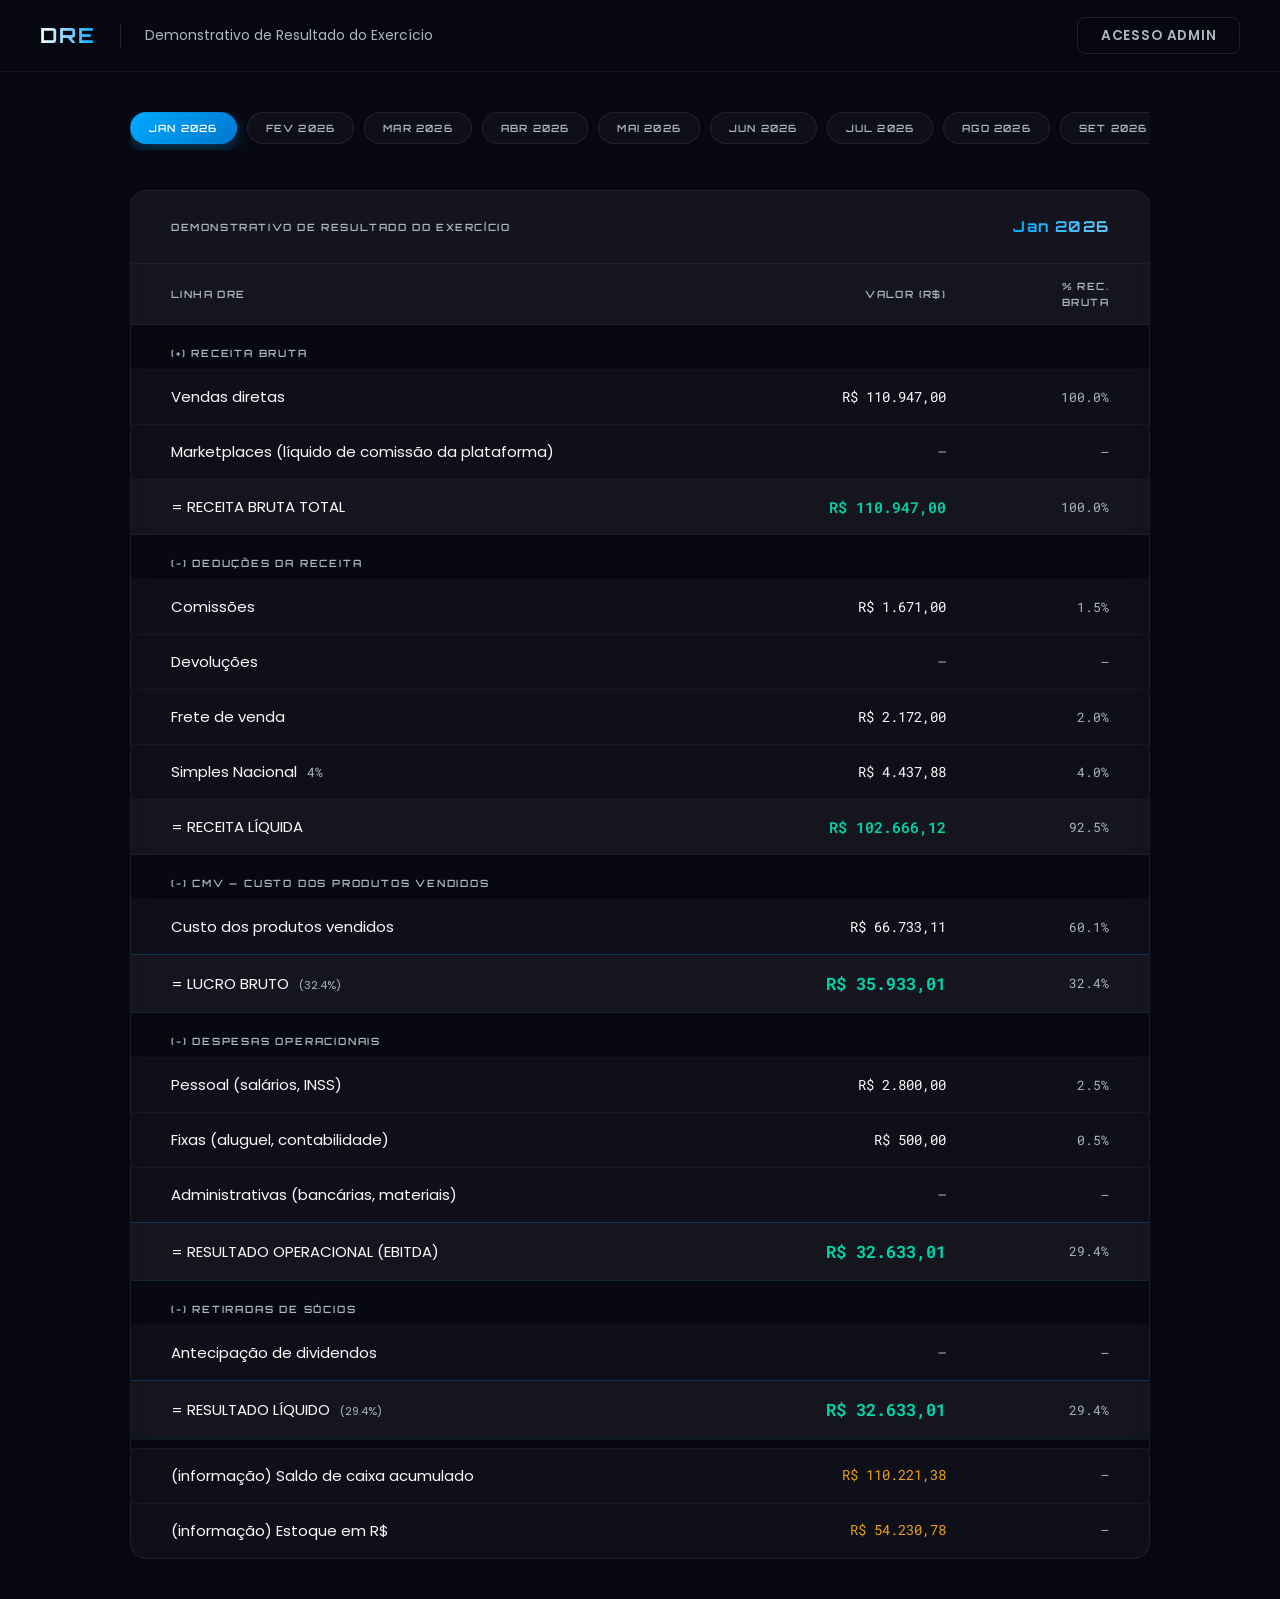
<file: index.html>
<!DOCTYPE html>
<html lang="pt-BR">
<head>
  <meta charset="UTF-8" />
  <meta name="viewport" content="width=device-width, initial-scale=1.0" />
  <title>DRE &mdash; Portal Financeiro</title>
  <link rel="preconnect" href="https://fonts.googleapis.com" />
  <link rel="preconnect" href="https://fonts.gstatic.com" crossorigin />
  <link href="https://fonts.googleapis.com/css2?family=Orbitron:wght@400;600;700;800&family=Poppins:wght@400;500;600;700&family=Roboto+Mono:wght@400;500;600&display=swap" rel="stylesheet" />
  <link rel="stylesheet" href="styles.css" />
</head>
<body>
<div id="app">

  <header>
    <div class="header-left">
      <span class="logo">DRE</span>
      <div class="logo-sep"></div>
      <span class="logo-title">Demonstrativo de Resultado do Exerc&#237;cio</span>
    </div>
    <div class="header-right" id="header-actions"></div>
  </header>

  <main>
    <div class="month-nav" id="month-nav"></div>
    <div id="dre-container"></div>
  </main>

</div>

<div id="status-bar"></div>

<div class="overlay" id="modal-login" style="display:none;">
  <div class="modal">
    <div class="modal-title">Acesso administrativo</div>
    <div class="form-group">
      <label class="form-label">Senha</label>
      <input type="password" class="form-input" id="login-password" placeholder="Digite a senha de admin" />
    </div>
    <div class="form-error" id="login-error"></div>
    <div class="form-row">
      <button class="btn btn-ghost" onclick="closeModal('modal-login')">Cancelar</button>
      <button class="btn btn-accent" onclick="doLogin()">Entrar</button>
    </div>
  </div>
</div>

<div class="overlay" id="modal-config" style="display:none;">
  <div class="modal">
    <div class="modal-title">Configura&#231;&#227;o do reposit&#243;rio</div>
    <div class="form-group">
      <label class="form-label">Usu&#225;rio GitHub</label>
      <input type="text" class="form-input" id="cfg-user" placeholder="ex: seunome" />
    </div>
    <div class="form-group">
      <label class="form-label">Nome do reposit&#243;rio</label>
      <input type="text" class="form-input" id="cfg-repo" placeholder="ex: dre-portal" />
    </div>
    <div class="form-group">
      <label class="form-label">Personal Access Token (PAT)</label>
      <input type="password" class="form-input" id="cfg-pat" placeholder="ghp_xxxxxxxxxxxxxxxxxxxx" />
      <div class="form-help">Permiss&#227;o necess&#225;ria: Contents (read + write).<br>Armazenado apenas no seu navegador via localStorage.</div>
    </div>
    <div class="form-error" id="config-error"></div>
    <div class="form-row">
      <button class="btn btn-ghost" onclick="closeModal('modal-config')">Cancelar</button>
      <button class="btn btn-accent" onclick="saveConfig()">Salvar configura&#231;&#227;o</button>
    </div>
  </div>
</div>

<script>
'use strict';

var ADMIN_PASSWORD = 'admin123';
var DASH = '\u2014';

/* ─── ESTRUTURA DA DRE ───────────────────────────────────── */
var DRE_STRUCTURE = [

  { type: 'section', label: '(+) RECEITA BRUTA' },
  { type: 'sub', key: 'vendas_diretas', label: 'Vendas diretas' },
  { type: 'sub', key: 'marketplaces',   label: 'Marketplaces (l\u00edquido de comiss\u00e3o da plataforma)' },
  { type: 'total', id: 'receita_bruta', label: '= RECEITA BRUTA TOTAL', color: 'positive' },

  { type: 'section', label: '(-) DEDU\u00c7\u00d5ES DA RECEITA' },
  { type: 'sub',     key: 'comissoes',   label: 'Comiss\u00f5es' },
  { type: 'sub',     key: 'devolucoes',  label: 'Devolu\u00e7\u00f5es' },
  { type: 'sub',     key: 'frete_venda', label: 'Frete de venda' },
  { type: 'sub-pct', key: 'simples_pct', label: 'Simples Nacional', calcId: 'simples_valor' },
  { type: 'total', id: 'receita_liquida', label: '= RECEITA L\u00cdQUIDA', color: 'dynamic' },

  { type: 'section', label: '(-) CMV \u2014 CUSTO DOS PRODUTOS VENDIDOS' },
  { type: 'sub', key: 'cmv', label: 'Custo dos produtos vendidos' },
  { type: 'total-grand', id: 'lucro_bruto', label: '= LUCRO BRUTO', color: 'dynamic', showPct: true },

  { type: 'section', label: '(-) DESPESAS OPERACIONAIS' },
  { type: 'sub', key: 'pessoal',         label: 'Pessoal (sal\u00e1rios, INSS)' },
  { type: 'sub', key: 'fixas',           label: 'Fixas (aluguel, contabilidade)' },
  { type: 'sub', key: 'administrativas', label: 'Administrativas (banc\u00e1rias, materiais)' },
  { type: 'total-grand', id: 'ebitda',   label: '= RESULTADO OPERACIONAL (EBITDA)', color: 'dynamic', showPct: false },

  { type: 'section', label: '(-) RETIRADAS DE S\u00d3CIOS' },
  { type: 'sub', key: 'dividendos', label: 'Antecipa\u00e7\u00e3o de dividendos' },
  { type: 'total-grand', id: 'res_liquido', label: '= RESULTADO L\u00cdQUIDO', color: 'dynamic', showPct: true },

  { type: 'divider' },
  { type: 'info', key: 'saldo_caixa', label: '(informa\u00e7\u00e3o) Saldo de caixa acumulado' },
  { type: 'info', key: 'estoque',     label: '(informa\u00e7\u00e3o) Estoque em R$' }

];

/* ─── STATE ──────────────────────────────────────────────── */
var isAdmin      = false;
var isEditMode   = false;
var currentMonth = '2026-01';
var allData      = {};
var githubConfig = {};

/* ─── MONTHS ─────────────────────────────────────────────── */
function generateMonths() {
  return [
    '2026-01','2026-02','2026-03','2026-04',
    '2026-05','2026-06','2026-07','2026-08',
    '2026-09','2026-10','2026-11','2026-12'
  ];
}

function formatMonthLabel(key) {
  var parts = key.split('-');
  var y = parts[0];
  var m = parseInt(parts[1], 10);
  var names = ['Jan','Fev','Mar','Abr','Mai','Jun','Jul','Ago','Set','Out','Nov','Dez'];
  return names[m - 1] + ' ' + y;
}

/* ─── CÁLCULOS ───────────────────────────────────────────── */
function calcTotals(d) {
  var receita_bruta   = (d.vendas_diretas || 0) + (d.marketplaces || 0);
  var simples_valor   = receita_bruta * ((d.simples_pct || 0) / 100);
  var deducoes        = (d.comissoes || 0) + (d.devolucoes || 0) + (d.frete_venda || 0) + simples_valor;
  var receita_liquida = receita_bruta - deducoes;
  var lucro_bruto     = receita_liquida - (d.cmv || 0);
  var desp_op         = (d.pessoal || 0) + (d.fixas || 0) + (d.administrativas || 0);
  var ebitda          = lucro_bruto - desp_op;
  var res_liquido     = ebitda - (d.dividendos || 0);
  return {
    receita_bruta:   receita_bruta,
    simples_valor:   simples_valor,
    receita_liquida: receita_liquida,
    lucro_bruto:     lucro_bruto,
    ebitda:          ebitda,
    res_liquido:     res_liquido
  };
}

/* ─── FORMAT ─────────────────────────────────────────────── */
function fmtBRL(v) {
  if (v === null || v === undefined) return DASH;
  return new Intl.NumberFormat('pt-BR', {
    style: 'currency', currency: 'BRL',
    minimumFractionDigits: 2, maximumFractionDigits: 2
  }).format(v);
}

function fmtPct(val, base) {
  if (!base) return DASH;
  return (val / base * 100).toFixed(1) + '%';
}

function valClass(v) {
  if (v === 0) return 'val-zero';
  return v > 0 ? 'val-positive' : 'val-negative';
}

/* ─── RENDER MONTH NAV ───────────────────────────────────── */
function renderMonthNav() {
  var months = generateMonths();
  var nav    = document.getElementById('month-nav');
  nav.innerHTML = '';
  months.forEach(function(m) {
    var btn = document.createElement('button');
    btn.className   = 'month-tab' + (m === currentMonth ? ' active' : '');
    btn.textContent = formatMonthLabel(m);
    btn.addEventListener('click', function() {
      if (isEditMode) {
        if (!confirm('H\u00e1 edi\u00e7\u00f5es em andamento. Deseja descart\u00e1-las?')) return;
        isEditMode = false;
      }
      currentMonth = m;
      renderAll();
    });
    nav.appendChild(btn);
  });
}

/* ─── RENDER HEADER ──────────────────────────────────────── */
function renderHeaderActions() {
  var el = document.getElementById('header-actions');
  el.innerHTML = '';

  if (isAdmin) {
    var badge = document.createElement('span');
    badge.className   = 'badge-admin';
    badge.textContent = 'Admin';
    el.appendChild(badge);

    if (isEditMode) {
      var btnCancel = document.createElement('button');
      btnCancel.className   = 'btn btn-ghost';
      btnCancel.textContent = 'Cancelar';
      btnCancel.addEventListener('click', cancelEdit);
      el.appendChild(btnCancel);

      var btnSave = document.createElement('button');
      btnSave.className   = 'btn btn-accent';
      btnSave.textContent = 'Salvar';
      btnSave.addEventListener('click', saveData);
      el.appendChild(btnSave);
    } else {
      var btnEdit = document.createElement('button');
      btnEdit.className   = 'btn btn-outline';
      btnEdit.textContent = 'Editar m\u00eas';
      btnEdit.addEventListener('click', startEdit);
      el.appendChild(btnEdit);
    }

    var btnCfg = document.createElement('button');
    btnCfg.className   = 'btn btn-ghost';
    btnCfg.textContent = 'Config GitHub';
    btnCfg.addEventListener('click', function() { openModal('modal-config'); });
    el.appendChild(btnCfg);

    var btnOut = document.createElement('button');
    btnOut.className   = 'btn btn-ghost';
    btnOut.textContent = 'Sair';
    btnOut.addEventListener('click', doLogout);
    el.appendChild(btnOut);
  } else {
    var btnLogin = document.createElement('button');
    btnLogin.className   = 'btn btn-ghost';
    btnLogin.textContent = 'Acesso admin';
    btnLogin.addEventListener('click', function() { openModal('modal-login'); });
    el.appendChild(btnLogin);
  }
}

/* ─── EMPTY MONTH ────────────────────────────────────────── */
function emptyMonth() {
  return {
    vendas_diretas:  0,
    marketplaces:    0,
    comissoes:       0,
    devolucoes:      0,
    frete_venda:     0,
    simples_pct:     0,
    cmv:             0,
    pessoal:         0,
    fixas:           0,
    administrativas: 0,
    dividendos:      0,
    saldo_caixa:     0,
    estoque:         0
  };
}

/* ─── RENDER DRE ─────────────────────────────────────────── */
function renderDRE() {
  var container = document.getElementById('dre-container');
  var data      = allData[currentMonth] || emptyMonth();
  var totals    = calcTotals(data);
  var rb        = totals.receita_bruta;

  container.innerHTML = '';

  var wrapper = document.createElement('div');
  wrapper.className = 'dre-wrapper';

  var dreHead   = document.createElement('div');
  dreHead.className = 'dre-header';
  var titleSpan = document.createElement('span');
  titleSpan.className   = 'dre-header-title';
  titleSpan.textContent = 'Demonstrativo de Resultado do Exerc\u00edcio';
  var monthSpan = document.createElement('span');
  monthSpan.className   = 'dre-month-label';
  monthSpan.textContent = formatMonthLabel(currentMonth);
  dreHead.appendChild(titleSpan);
  dreHead.appendChild(monthSpan);
  wrapper.appendChild(dreHead);

  var table   = document.createElement('table');
  var thead   = document.createElement('thead');
  var headRow = document.createElement('tr');
  ['Linha DRE', 'Valor (R$)', '% Rec. Bruta'].forEach(function(h, i) {
    var th = document.createElement('th');
    th.textContent = h;
    th.style.width = ['60%','24%','16%'][i];
    headRow.appendChild(th);
  });
  thead.appendChild(headRow);
  table.appendChild(thead);

  var tbody = document.createElement('tbody');

  DRE_STRUCTURE.forEach(function(row) {
    var tr = document.createElement('tr');

    /* ── section ── */
    if (row.type === 'section') {
      tr.className = 'row-section-header';
      var td = document.createElement('td');
      td.setAttribute('colspan', '3');
      td.textContent = row.label;
      tr.appendChild(td);
    }

    /* ── divider ── */
    else if (row.type === 'divider') {
      tr.className = 'row-section-header';
      var td = document.createElement('td');
      td.setAttribute('colspan', '3');
      td.style.padding = '4px 0';
      tr.appendChild(td);
    }

    /* ── sub (valor R$) ── */
    else if (row.type === 'sub') {
      tr.className = 'row-sub';
      var val      = data[row.key] !== undefined ? data[row.key] : 0;

      var tdLabel  = document.createElement('td');
      var labelDiv = document.createElement('div');
      labelDiv.className   = 'cell-label';
      labelDiv.textContent = row.label;
      tdLabel.appendChild(labelDiv);
      tr.appendChild(tdLabel);

      if (isEditMode) {
        var tdInp = document.createElement('td');
        tdInp.className = 'cell-input';
        tdInp.setAttribute('colspan', '2');
        var inp = document.createElement('input');
        inp.type        = 'number';
        inp.className   = 'edit-input';
        inp.step        = '0.01';
        inp.dataset.key = row.key;
        inp.value       = val;
        inp.addEventListener('input', onInputChange);
        tdInp.appendChild(inp);
        tr.appendChild(tdInp);
      } else {
        var tdVal = document.createElement('td');
        tdVal.className   = 'cell-value ' + (val === 0 ? 'val-zero' : 'val-neutral');
        tdVal.textContent = val === 0 ? DASH : fmtBRL(val);
        tr.appendChild(tdVal);
        var tdPct = document.createElement('td');
        tdPct.className   = 'cell-pct';
        tdPct.textContent = (val && rb) ? fmtPct(val, rb) : DASH;
        tr.appendChild(tdPct);
      }
    }

    /* ── sub-pct (Simples Nacional: % à esquerda, R$ à direita) ── */
    else if (row.type === 'sub-pct') {
      tr.className = 'row-sub';
      var pctVal  = data[row.key] !== undefined ? data[row.key] : 0;
      var calcVal = totals[row.calcId] || 0;

      /* célula esquerda: label + % */
      var tdLabel  = document.createElement('td');
      var labelDiv = document.createElement('div');
      labelDiv.className   = 'cell-label';
      labelDiv.style.cssText = 'display:flex;align-items:center;gap:10px;';

      var labelTxt = document.createElement('span');
      labelTxt.textContent = row.label;
      labelDiv.appendChild(labelTxt);

      if (isEditMode) {
        var pctWrap = document.createElement('div');
        pctWrap.style.cssText = 'display:flex;align-items:center;gap:4px;';

        var inp = document.createElement('input');
        inp.type        = 'number';
        inp.className   = 'edit-input';
        inp.step        = '0.01';
        inp.min         = '0';
        inp.max         = '100';
        inp.placeholder = '0.00';
        inp.dataset.key = row.key;
        inp.value       = pctVal;
        inp.style.width = '90px';
        inp.addEventListener('input', onInputChange);

        var sign = document.createElement('span');
        sign.textContent   = '%';
        sign.style.cssText = 'font-family:var(--font-mono);color:var(--text-muted);font-size:14px;';

        pctWrap.appendChild(inp);
        pctWrap.appendChild(sign);
        labelDiv.appendChild(pctWrap);
      } else {
        if (pctVal > 0) {
          var pctBadge = document.createElement('span');
          pctBadge.textContent   = pctVal + '%';
          pctBadge.style.cssText = 'font-family:var(--font-mono);font-size:13px;color:var(--text-muted);';
          labelDiv.appendChild(pctBadge);
        }
      }

      tdLabel.appendChild(labelDiv);
      tr.appendChild(tdLabel);

      /* célula direita: valor R$ calculado */
      var tdVal = document.createElement('td');
      tdVal.className      = 'cell-value ' + (calcVal === 0 ? 'val-zero' : 'val-neutral');
      tdVal.dataset.calcid = row.calcId;
      tdVal.textContent    = calcVal === 0 ? DASH : fmtBRL(calcVal);
      tr.appendChild(tdVal);

      var tdPct = document.createElement('td');
      tdPct.className   = 'cell-pct';
      tdPct.textContent = (calcVal && rb) ? fmtPct(calcVal, rb) : DASH;
      tr.appendChild(tdPct);
    }

    /* ── total ── */
    else if (row.type === 'total') {
      tr.className = 'row-total';
      var val  = totals[row.id];
      var cls  = row.color === 'positive' ? 'val-positive' : valClass(val);
      var pctT = row.id === 'receita_bruta' ? '100.0%' : (rb ? fmtPct(val, rb) : DASH);

      var tdLabel = document.createElement('td');
      var ld      = document.createElement('div');
      ld.className   = 'cell-label';
      ld.textContent = row.label;
      tdLabel.appendChild(ld);
      tr.appendChild(tdLabel);

      var tdVal = document.createElement('td');
      tdVal.className   = 'cell-value ' + cls;
      tdVal.textContent = fmtBRL(val);
      tr.appendChild(tdVal);

      var tdPct = document.createElement('td');
      tdPct.className   = 'cell-pct';
      tdPct.textContent = pctT;
      tr.appendChild(tdPct);
    }

    /* ── total-grand ── */
    else if (row.type === 'total-grand') {
      tr.className = 'row-grand-total';
      var val  = totals[row.id];
      var cls  = valClass(val);
      var pctT = rb ? fmtPct(val, rb) : DASH;

      var tdLabel = document.createElement('td');
      var ld      = document.createElement('div');
      ld.className   = 'cell-label';
      ld.textContent = row.label;
      if (row.showPct && rb) {
        var badge = document.createElement('span');
        badge.style.cssText = 'color:var(--text-muted);font-size:11px;font-weight:400;margin-left:10px;';
        badge.textContent   = '(' + pctT + ')';
        ld.appendChild(badge);
      }
      tdLabel.appendChild(ld);
      tr.appendChild(tdLabel);

      var tdVal = document.createElement('td');
      tdVal.className   = 'cell-value ' + cls;
      tdVal.textContent = fmtBRL(val);
      tr.appendChild(tdVal);

      var tdPct = document.createElement('td');
      tdPct.className   = 'cell-pct';
      tdPct.textContent = pctT;
      tr.appendChild(tdPct);
    }

    /* ── info ── */
    else if (row.type === 'info') {
      tr.className = 'row-info';
      var val      = data[row.key] !== undefined ? data[row.key] : 0;

      var tdLabel  = document.createElement('td');
      var ld       = document.createElement('div');
      ld.className   = 'cell-label';
      ld.textContent = row.label;
      tdLabel.appendChild(ld);
      tr.appendChild(tdLabel);

      if (isEditMode) {
        var tdInp = document.createElement('td');
        tdInp.className = 'cell-input';
        tdInp.setAttribute('colspan', '2');
        var inp = document.createElement('input');
        inp.type        = 'number';
        inp.className   = 'edit-input';
        inp.step        = '0.01';
        inp.dataset.key = row.key;
        inp.value       = val;
        inp.addEventListener('input', onInputChange);
        tdInp.appendChild(inp);
        tr.appendChild(tdInp);
      } else {
        var tdVal = document.createElement('td');
        tdVal.className   = 'cell-value';
        tdVal.textContent = val === 0 ? DASH : fmtBRL(val);
        tr.appendChild(tdVal);
        var tdPct = document.createElement('td');
        tdPct.className   = 'cell-pct';
        tdPct.textContent = DASH;
        tr.appendChild(tdPct);
      }
    }

    tbody.appendChild(tr);
  });

  table.appendChild(tbody);
  wrapper.appendChild(table);
  container.appendChild(wrapper);
}

function renderAll() {
  renderMonthNav();
  renderHeaderActions();
  renderDRE();
}

/* ─── EDIT ───────────────────────────────────────────────── */
function startEdit() {
  if (!isAdmin) return;
  if (!allData[currentMonth]) allData[currentMonth] = emptyMonth();
  isEditMode = true;
  renderAll();
  setTimeout(function() {
    var first = document.querySelector('.edit-input');
    if (first) first.focus();
  }, 50);
}

function cancelEdit() {
  isEditMode = false;
  renderAll();
}

function onInputChange() {
  var inputs = document.querySelectorAll('.edit-input');
  var draft  = {};
  inputs.forEach(function(inp) {
    draft[inp.dataset.key] = parseFloat(inp.value) || 0;
  });

  var base = Object.assign({}, allData[currentMonth] || emptyMonth(), draft);
  var t    = calcTotals(base);
  var rb   = t.receita_bruta;

  /* atualiza totais */
  document.querySelectorAll('.row-total, .row-grand-total').forEach(function(tr) {
    var ld = tr.querySelector('.cell-label');
    if (!ld) return;
    var labelText = ld.firstChild ? ld.firstChild.textContent.trim() : ld.textContent.trim();

    DRE_STRUCTURE.forEach(function(row) {
      if (row.type !== 'total' && row.type !== 'total-grand') return;
      if (labelText !== row.label) return;

      var val  = t[row.id];
      var cls  = row.color === 'positive' ? 'val-positive' : valClass(val);
      var pctT = row.id === 'receita_bruta' ? '100.0%' : (rb ? fmtPct(val, rb) : DASH);

      var tdVal = tr.querySelector('.cell-value');
      var tdPct = tr.querySelector('.cell-pct');
      if (tdVal) { tdVal.textContent = fmtBRL(val); tdVal.className = 'cell-value ' + cls; }
      if (tdPct) { tdPct.textContent = pctT; }

      if (row.type === 'total-grand' && row.showPct) {
        var sp = ld.querySelector('span');
        if (sp) sp.textContent = '(' + pctT + ')';
      }
    });
  });

  /* atualiza valor R$ do Simples em tempo real */
  document.querySelectorAll('[data-calcid]').forEach(function(td) {
    var cid = td.dataset.calcid;
    if (t[cid] !== undefined) {
      var v = t[cid];
      td.textContent = v === 0 ? DASH : fmtBRL(v);
      td.className   = 'cell-value ' + (v === 0 ? 'val-zero' : 'val-neutral');
    }
  });
}

/* ─── AUTH ───────────────────────────────────────────────── */
function doLogin() {
  var pwd = document.getElementById('login-password').value;
  if (pwd === ADMIN_PASSWORD) {
    isAdmin = true;
    closeModal('modal-login');
    document.getElementById('login-password').value = '';
    document.getElementById('login-error').textContent = '';
    githubConfig = loadConfig();
    renderAll();
    if (!githubConfig.user || !githubConfig.repo || !githubConfig.pat) {
      setTimeout(function() { openModal('modal-config'); }, 300);
    }
  } else {
    document.getElementById('login-error').textContent = 'Senha incorreta.';
  }
}

function doLogout() {
  if (isEditMode) {
    if (!confirm('H\u00e1 edi\u00e7\u00f5es em andamento. Deseja descartar e sair?')) return;
  }
  isAdmin    = false;
  isEditMode = false;
  renderAll();
}

/* ─── GITHUB CONFIG ──────────────────────────────────────── */
function loadConfig() {
  try { return JSON.parse(localStorage.getItem('dre_gh_config') || '{}'); }
  catch (e) { return {}; }
}

function saveConfig() {
  var user = document.getElementById('cfg-user').value.trim();
  var repo = document.getElementById('cfg-repo').value.trim();
  var pat  = document.getElementById('cfg-pat').value.trim();
  if (!user || !repo || !pat) {
    document.getElementById('config-error').textContent = 'Todos os campos s\u00e3o obrigat\u00f3rios.';
    return;
  }
  githubConfig = { user: user, repo: repo, pat: pat };
  localStorage.setItem('dre_gh_config', JSON.stringify(githubConfig));
  closeModal('modal-config');
  showStatus('Configura\u00e7\u00e3o salva.', 'success');
}

/* ─── LOAD DATA ──────────────────────────────────────────── */
function loadData() {
  githubConfig = loadConfig();
  var rawUrl   = '';

  if (githubConfig.user && githubConfig.repo) {
    rawUrl = 'https://raw.githubusercontent.com/' + githubConfig.user + '/' + githubConfig.repo + '/main/data.json';
  } else {
    var host  = location.hostname;
    var parts = host.split('.');
    if (parts.length >= 3 && parts[1] === 'github') {
      var user     = parts[0];
      var pathname = location.pathname;
      if (pathname.charAt(0) === '/') { pathname = pathname.slice(1); }
      var repo = pathname.split('/')[0] || (user + '.github.io');
      rawUrl   = 'https://raw.githubusercontent.com/' + user + '/' + repo + '/main/data.json';
    } else {
      rawUrl = './data.json';
    }
  }

  return fetch(rawUrl + '?t=' + Date.now())
    .then(function(res) {
      if (!res.ok) throw new Error('HTTP ' + res.status);
      return res.json();
    })
    .then(function(json) { allData = json; })
    .catch(function(e) {
      allData = {};
      console.warn('data.json nao encontrado:', e.message);
    });
}

/* ─── SAVE DATA ──────────────────────────────────────────── */
function saveData() {
  githubConfig = loadConfig();

  if (!githubConfig.user || !githubConfig.repo || !githubConfig.pat) {
    showStatus('Configure o GitHub primeiro.', 'error');
    openModal('modal-config');
    return;
  }

  var inputs = document.querySelectorAll('.edit-input');
  if (!allData[currentMonth]) allData[currentMonth] = emptyMonth();
  inputs.forEach(function(inp) {
    allData[currentMonth][inp.dataset.key] = parseFloat(inp.value) || 0;
  });

  showStatus('Salvando...', 'loading');

  var user   = githubConfig.user;
  var repo   = githubConfig.repo;
  var pat    = githubConfig.pat;
  var apiUrl = 'https://api.github.com/repos/' + user + '/' + repo + '/contents/data.json';

  fetch(apiUrl, {
    headers: { 'Authorization': 'token ' + pat, 'Accept': 'application/vnd.github+json' }
  })
  .then(function(res) {
    if (res.ok) return res.json().then(function(d) { return d.sha; });
    if (res.status === 401) throw new Error('Token inv\u00e1lido. Gere um novo PAT.');
    if (res.status === 403) throw new Error('Token sem permiss\u00e3o. Marque o escopo "repo".');
    if (res.status === 404) return null;
    throw new Error('Erro ao buscar arquivo: ' + res.status);
  })
  .then(function(sha) {
    var encoded = btoa(unescape(encodeURIComponent(JSON.stringify(allData, null, 2))));
    var body    = { message: 'DRE: atualiza ' + currentMonth, content: encoded };
    if (sha) body.sha = sha;
    return fetch(apiUrl, {
      method: 'PUT',
      headers: {
        'Authorization': 'token ' + pat,
        'Accept': 'application/vnd.github+json',
        'Content-Type': 'application/json'
      },
      body: JSON.stringify(body)
    });
  })
  .then(function(res) {
    if (!res.ok) {
      return res.json().then(function(err) {
        throw new Error(err.message || 'HTTP ' + res.status);
      });
    }
    isEditMode = false;
    showStatus('Salvo com sucesso no GitHub.', 'success');
    renderAll();
  })
  .catch(function(e) {
    showStatus('Erro: ' + e.message, 'error');
    console.error('SAVE ERROR:', e);
  });
}

/* ─── MODALS ─────────────────────────────────────────────── */
function openModal(id) {
  document.getElementById(id).style.display = 'flex';
  if (id === 'modal-config') {
    var cfg = loadConfig();
    document.getElementById('cfg-user').value = cfg.user || '';
    document.getElementById('cfg-repo').value = cfg.repo || '';
    document.getElementById('cfg-pat').value  = cfg.pat  || '';
    document.getElementById('config-error').textContent = '';
  }
  if (id === 'modal-login') {
    document.getElementById('login-error').textContent = '';
    setTimeout(function() { document.getElementById('login-password').focus(); }, 50);
  }
}

function closeModal(id) {
  document.getElementById(id).style.display = 'none';
}

document.querySelectorAll('.overlay').forEach(function(ov) {
  ov.addEventListener('click', function(e) {
    if (e.target === ov) closeModal(ov.id);
  });
});

document.getElementById('login-password').addEventListener('keydown', function(e) {
  if (e.key === 'Enter') doLogin();
});

/* ─── STATUS BAR ─────────────────────────────────────────── */
var statusTimer = null;
function showStatus(msg, type) {
  type   = type || 'success';
  var el = document.getElementById('status-bar');
  el.textContent = msg;
  el.className   = 'show ' + type;
  if (statusTimer) clearTimeout(statusTimer);
  if (type !== 'loading') {
    statusTimer = setTimeout(function() { el.className = ''; }, 4000);
  }
}

/* ─── INIT ───────────────────────────────────────────────── */
renderAll();
loadData().then(function() { renderAll(); });
</script>
</body>
</html>
</file>
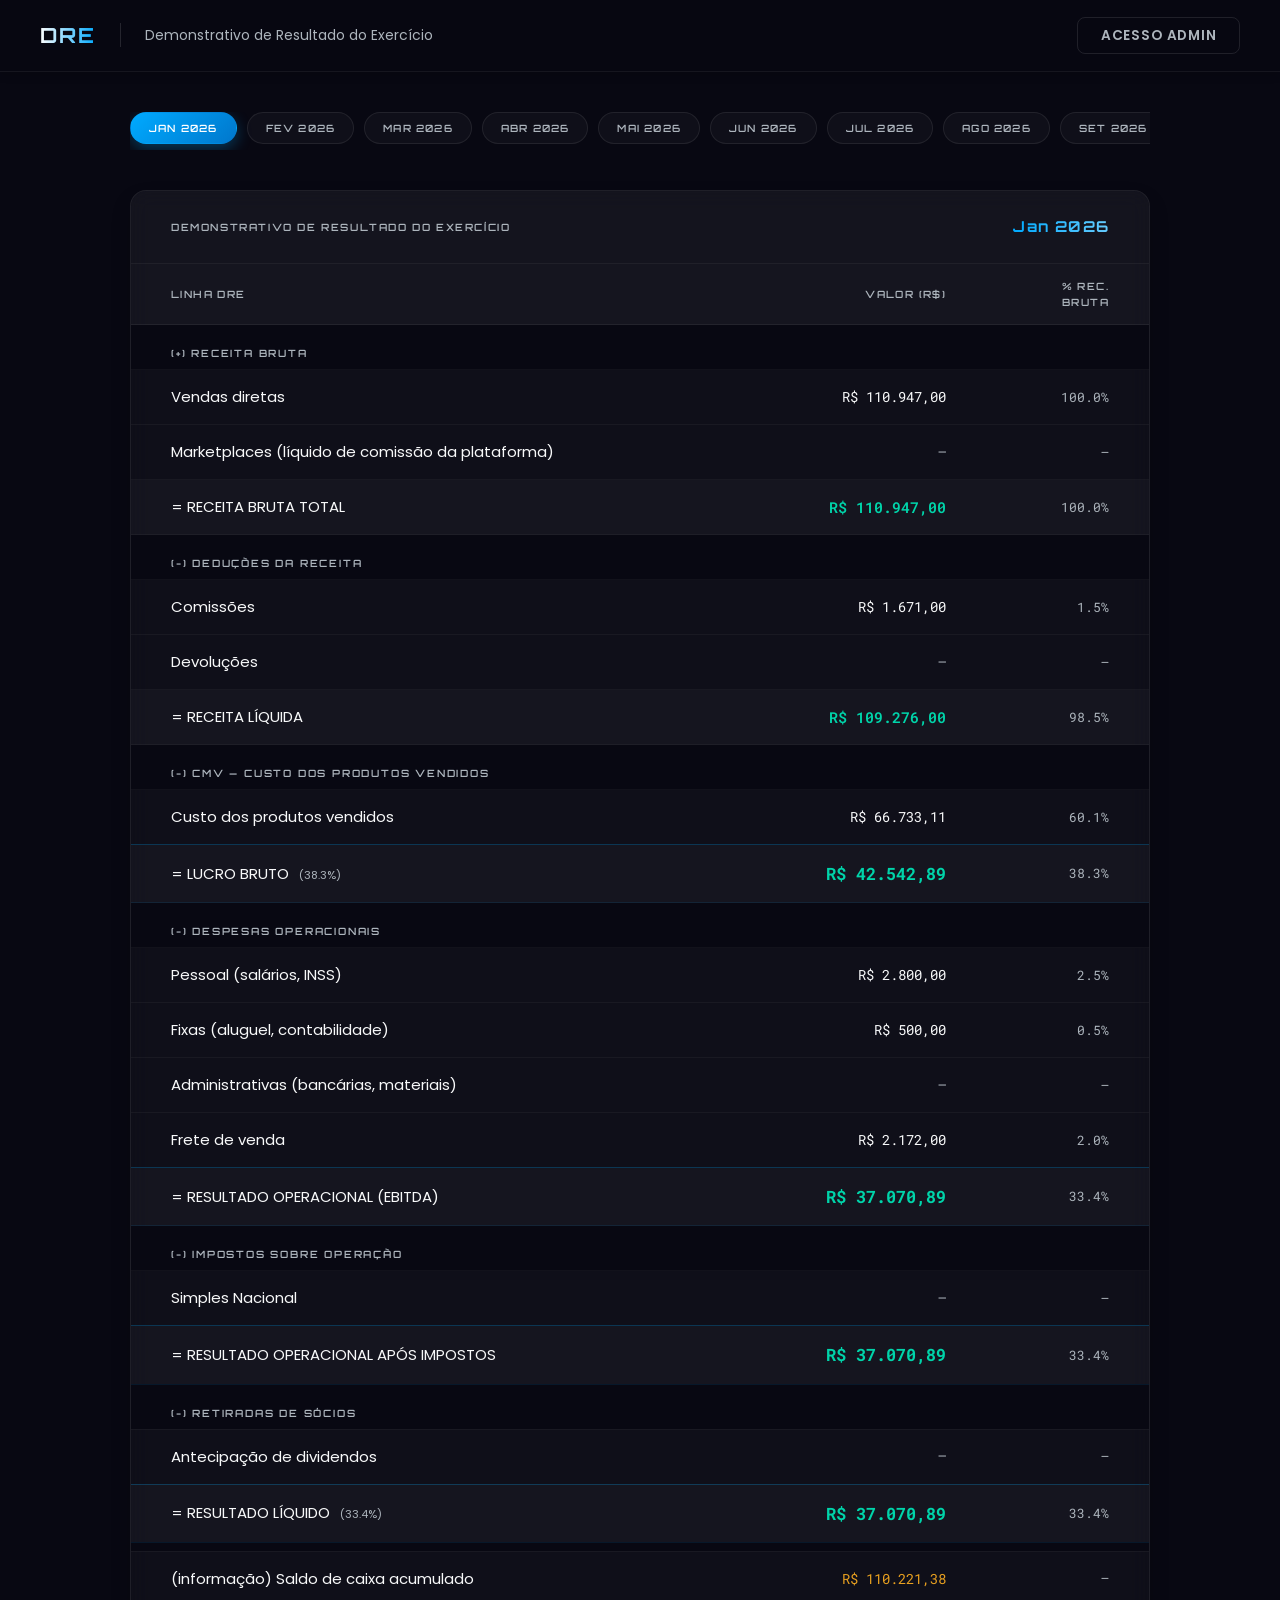
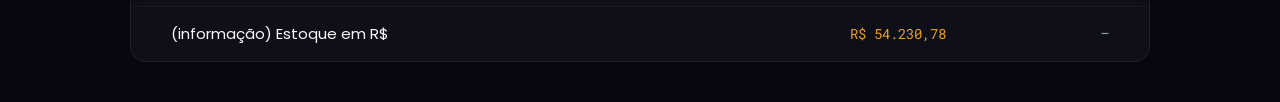
<file: overcel-dre.html>
<!DOCTYPE html>
<html lang="pt-BR">
<head>
  <meta charset="UTF-8" />
  <meta name="viewport" content="width=device-width, initial-scale=1.0" />
  <title>DRE &mdash; Portal Financeiro</title>
  <link rel="preconnect" href="https://fonts.googleapis.com" />
  <link rel="preconnect" href="https://fonts.gstatic.com" crossorigin />
  <link href="https://fonts.googleapis.com/css2?family=Orbitron:wght@400;600;700;800&family=Poppins:wght@400;500;600;700&family=Roboto+Mono:wght@400;500;600&display=swap" rel="stylesheet" />
  <link rel="stylesheet" href="styles.css" />
</head>
<body>
<div id="app">

  <header>
    <div class="header-left">
      <span class="logo">DRE</span>
      <div class="logo-sep"></div>
      <span class="logo-title">Demonstrativo de Resultado do Exerc&#237;cio</span>
    </div>
    <div class="header-right" id="header-actions"></div>
  </header>

  <main>
    <div class="month-nav" id="month-nav"></div>
    <div id="dre-container"></div>
  </main>

</div>

<div id="status-bar"></div>

<div class="overlay" id="modal-login" style="display:none;">
  <div class="modal">
    <div class="modal-title">Acesso administrativo</div>
    <div class="form-group">
      <label class="form-label">Senha</label>
      <input type="password" class="form-input" id="login-password" placeholder="Digite a senha de admin" />
    </div>
    <div class="form-error" id="login-error"></div>
    <div class="form-row">
      <button class="btn btn-ghost" onclick="closeModal('modal-login')">Cancelar</button>
      <button class="btn btn-accent" onclick="doLogin()">Entrar</button>
    </div>
  </div>
</div>

<div class="overlay" id="modal-config" style="display:none;">
  <div class="modal">
    <div class="modal-title">Configura&#231;&#227;o do reposit&#243;rio</div>
    <div class="form-group">
      <label class="form-label">Usu&#225;rio GitHub</label>
      <input type="text" class="form-input" id="cfg-user" placeholder="ex: seunome" />
    </div>
    <div class="form-group">
      <label class="form-label">Nome do reposit&#243;rio</label>
      <input type="text" class="form-input" id="cfg-repo" placeholder="ex: dre-portal" />
    </div>
    <div class="form-group">
      <label class="form-label">Personal Access Token (PAT)</label>
      <input type="password" class="form-input" id="cfg-pat" placeholder="ghp_xxxxxxxxxxxxxxxxxxxx" />
      <div class="form-help">Permiss&#227;o necess&#225;ria: Contents (read + write).<br>Armazenado apenas no seu navegador via localStorage.</div>
    </div>
    <div class="form-error" id="config-error"></div>
    <div class="form-row">
      <button class="btn btn-ghost" onclick="closeModal('modal-config')">Cancelar</button>
      <button class="btn btn-accent" onclick="saveConfig()">Salvar configura&#231;&#227;o</button>
    </div>
  </div>
</div>

<script>
'use strict';

/* ─── CONFIG ─────────────────────────────────────────────── */
var ADMIN_PASSWORD = 'admin123';
var DASH = '\u2014';

/* ─── ESTRUTURA DA DRE ───────────────────────────────────── */
var DRE_STRUCTURE = [
  { type: 'section', label: '(+) RECEITA BRUTA' },
  { type: 'sub', key: 'vendas_diretas',  label: 'Vendas diretas' },
  { type: 'sub', key: 'marketplaces',    label: 'Marketplaces (l\u00edquido de comiss\u00e3o da plataforma)' },
  { type: 'total', id: 'receita_bruta',  label: '= RECEITA BRUTA TOTAL', color: 'positive' },

  { type: 'section', label: '(-) DEDU\u00c7\u00d5ES DA RECEITA' },
  { type: 'sub', key: 'comissoes',       label: 'Comiss\u00f5es' },
  { type: 'sub', key: 'devolucoes',      label: 'Devolu\u00e7\u00f5es' },
  { type: 'total', id: 'receita_liquida', label: '= RECEITA L\u00cdQUIDA', color: 'dynamic' },

  { type: 'section', label: '(-) CMV \u2014 CUSTO DOS PRODUTOS VENDIDOS' },
  { type: 'sub', key: 'cmv',             label: 'Custo dos produtos vendidos' },
  { type: 'total-grand', id: 'lucro_bruto', label: '= LUCRO BRUTO', color: 'dynamic', showPct: true },

  { type: 'section', label: '(-) DESPESAS OPERACIONAIS' },
  { type: 'sub', key: 'pessoal',         label: 'Pessoal (sal\u00e1rios, INSS)' },
  { type: 'sub', key: 'fixas',           label: 'Fixas (aluguel, contabilidade)' },
  { type: 'sub', key: 'administrativas', label: 'Administrativas (banc\u00e1rias, materiais)' },
  { type: 'sub', key: 'frete_venda',     label: 'Frete de venda' },
  { type: 'total-grand', id: 'ebitda',   label: '= RESULTADO OPERACIONAL (EBITDA)', color: 'dynamic', showPct: false },

  { type: 'section', label: '(-) IMPOSTOS SOBRE OPERA\u00c7\u00c3O' },
  { type: 'sub', key: 'simples',         label: 'Simples Nacional' },
  { type: 'total-grand', id: 'res_apos_imp', label: '= RESULTADO OPERACIONAL AP\u00d3S IMPOSTOS', color: 'dynamic', showPct: false },

  { type: 'section', label: '(-) RETIRADAS DE S\u00d3CIOS' },
  { type: 'sub', key: 'dividendos',      label: 'Antecipa\u00e7\u00e3o de dividendos' },
  { type: 'total-grand', id: 'res_liquido', label: '= RESULTADO L\u00cdQUIDO', color: 'dynamic', showPct: true },

  { type: 'divider' },
  { type: 'info', key: 'saldo_caixa',    label: '(informa\u00e7\u00e3o) Saldo de caixa acumulado' },
  { type: 'info', key: 'estoque',        label: '(informa\u00e7\u00e3o) Estoque em R$' }
];

/* ─── STATE ──────────────────────────────────────────────── */
var isAdmin      = false;
var isEditMode   = false;
var currentMonth = '2026-01';
var allData      = {};
var githubConfig = {};

/* ─── MONTHS ─────────────────────────────────────────────── */
function generateMonths() {
  return [
    '2026-01','2026-02','2026-03','2026-04',
    '2026-05','2026-06','2026-07','2026-08',
    '2026-09','2026-10','2026-11','2026-12'
  ];
}

function formatMonthLabel(key) {
  var parts = key.split('-');
  var y = parts[0];
  var m = parseInt(parts[1], 10);
  var names = ['Jan','Fev','Mar','Abr','Mai','Jun','Jul','Ago','Set','Out','Nov','Dez'];
  return names[m - 1] + ' ' + y;
}

/* ─── CALCULATIONS ───────────────────────────────────────── */
function calcTotals(d) {
  var receita_bruta   = (d.vendas_diretas || 0) + (d.marketplaces || 0);
  var deducoes        = (d.comissoes || 0) + (d.devolucoes || 0);
  var receita_liquida = receita_bruta - deducoes;
  var lucro_bruto     = receita_liquida - (d.cmv || 0);
  var desp_op         = (d.pessoal || 0) + (d.fixas || 0) + (d.administrativas || 0) + (d.frete_venda || 0);
  var ebitda          = lucro_bruto - desp_op;
  var res_apos_imp    = ebitda - (d.simples || 0);
  var res_liquido     = res_apos_imp - (d.dividendos || 0);
  return {
    receita_bruta:   receita_bruta,
    receita_liquida: receita_liquida,
    lucro_bruto:     lucro_bruto,
    ebitda:          ebitda,
    res_apos_imp:    res_apos_imp,
    res_liquido:     res_liquido
  };
}

/* ─── FORMAT ─────────────────────────────────────────────── */
function fmtBRL(v) {
  if (v === null || v === undefined) return DASH;
  return new Intl.NumberFormat('pt-BR', {
    style: 'currency', currency: 'BRL',
    minimumFractionDigits: 2, maximumFractionDigits: 2
  }).format(v);
}

function fmtPct(val, base) {
  if (!base) return DASH;
  return (val / base * 100).toFixed(1) + '%';
}

function valClass(v) {
  if (v === 0) return 'val-zero';
  return v > 0 ? 'val-positive' : 'val-negative';
}

/* ─── RENDER MONTH NAV ───────────────────────────────────── */
function renderMonthNav() {
  var months = generateMonths();
  var nav    = document.getElementById('month-nav');
  nav.innerHTML = '';

  months.forEach(function(m) {
    var btn = document.createElement('button');
    btn.className   = 'month-tab' + (m === currentMonth ? ' active' : '');
    btn.textContent = formatMonthLabel(m);
    btn.addEventListener('click', function() {
      if (isEditMode) {
        if (!confirm('H\u00e1 edi\u00e7\u00f5es em andamento. Deseja descart\u00e1-las?')) return;
        isEditMode = false;
      }
      currentMonth = m;
      renderAll();
    });
    nav.appendChild(btn);
  });
}

/* ─── RENDER HEADER ──────────────────────────────────────── */
function renderHeaderActions() {
  var el = document.getElementById('header-actions');
  el.innerHTML = '';

  if (isAdmin) {
    var badge = document.createElement('span');
    badge.className   = 'badge-admin';
    badge.textContent = 'Admin';
    el.appendChild(badge);

    if (isEditMode) {
      var btnCancel = document.createElement('button');
      btnCancel.className   = 'btn btn-ghost';
      btnCancel.textContent = 'Cancelar';
      btnCancel.addEventListener('click', cancelEdit);
      el.appendChild(btnCancel);

      var btnSave = document.createElement('button');
      btnSave.className   = 'btn btn-accent';
      btnSave.textContent = 'Salvar';
      btnSave.addEventListener('click', saveData);
      el.appendChild(btnSave);
    } else {
      var btnEdit = document.createElement('button');
      btnEdit.className   = 'btn btn-outline';
      btnEdit.textContent = 'Editar m\u00eas';
      btnEdit.addEventListener('click', startEdit);
      el.appendChild(btnEdit);
    }

    var btnCfg = document.createElement('button');
    btnCfg.className   = 'btn btn-ghost';
    btnCfg.textContent = 'Config GitHub';
    btnCfg.addEventListener('click', function() { openModal('modal-config'); });
    el.appendChild(btnCfg);

    var btnOut = document.createElement('button');
    btnOut.className   = 'btn btn-ghost';
    btnOut.textContent = 'Sair';
    btnOut.addEventListener('click', doLogout);
    el.appendChild(btnOut);
  } else {
    var btnLogin = document.createElement('button');
    btnLogin.className   = 'btn btn-ghost';
    btnLogin.textContent = 'Acesso admin';
    btnLogin.addEventListener('click', function() { openModal('modal-login'); });
    el.appendChild(btnLogin);
  }
}

/* ─── RENDER DRE ─────────────────────────────────────────── */
function emptyMonth() {
  return {
    vendas_diretas: 0, marketplaces: 0, comissoes: 0, devolucoes: 0,
    cmv: 0, pessoal: 0, fixas: 0, administrativas: 0, frete_venda: 0,
    simples: 0, dividendos: 0, saldo_caixa: 0, estoque: 0
  };
}

function renderDRE() {
  var container = document.getElementById('dre-container');
  var data      = allData[currentMonth] || emptyMonth();
  var totals    = calcTotals(data);
  var rb        = totals.receita_bruta;

  container.innerHTML = '';

  var wrapper = document.createElement('div');
  wrapper.className = 'dre-wrapper';

  /* header da tabela */
  var dreHead  = document.createElement('div');
  dreHead.className = 'dre-header';

  var titleSpan = document.createElement('span');
  titleSpan.className   = 'dre-header-title';
  titleSpan.textContent = 'Demonstrativo de Resultado do Exerc\u00edcio';

  var monthSpan = document.createElement('span');
  monthSpan.className   = 'dre-month-label';
  monthSpan.textContent = formatMonthLabel(currentMonth);

  dreHead.appendChild(titleSpan);
  dreHead.appendChild(monthSpan);
  wrapper.appendChild(dreHead);

  /* table */
  var table   = document.createElement('table');
  var thead   = document.createElement('thead');
  var headRow = document.createElement('tr');

  ['Linha DRE', 'Valor (R$)', '% Rec. Bruta'].forEach(function(h, i) {
    var th = document.createElement('th');
    th.textContent = h;
    th.style.width = ['60%','24%','16%'][i];
    headRow.appendChild(th);
  });
  thead.appendChild(headRow);
  table.appendChild(thead);

  var tbody = document.createElement('tbody');

  DRE_STRUCTURE.forEach(function(row) {
    var tr = document.createElement('tr');

    if (row.type === 'section') {
      tr.className = 'row-section-header';
      var td = document.createElement('td');
      td.setAttribute('colspan', '3');
      td.textContent = row.label;
      tr.appendChild(td);
    }

    else if (row.type === 'divider') {
      tr.className = 'row-section-header';
      var td = document.createElement('td');
      td.setAttribute('colspan', '3');
      td.style.padding = '4px 0';
      tr.appendChild(td);
    }

    else if (row.type === 'sub') {
      tr.className = 'row-sub';
      var val      = data[row.key] !== undefined ? data[row.key] : 0;

      var tdLabel  = document.createElement('td');
      var labelDiv = document.createElement('div');
      labelDiv.className   = 'cell-label';
      labelDiv.textContent = row.label;
      tdLabel.appendChild(labelDiv);
      tr.appendChild(tdLabel);

      if (isEditMode) {
        var tdInp = document.createElement('td');
        tdInp.className = 'cell-input';
        tdInp.setAttribute('colspan', '2');
        var inp = document.createElement('input');
        inp.type          = 'number';
        inp.className     = 'edit-input';
        inp.step          = '0.01';
        inp.dataset.key   = row.key;
        inp.value         = val;
        inp.addEventListener('input', onInputChange);
        tdInp.appendChild(inp);
        tr.appendChild(tdInp);
      } else {
        var tdVal = document.createElement('td');
        tdVal.className   = 'cell-value ' + (val === 0 ? 'val-zero' : 'val-neutral');
        tdVal.textContent = val === 0 ? DASH : fmtBRL(val);
        tr.appendChild(tdVal);

        var tdPct = document.createElement('td');
        tdPct.className   = 'cell-pct';
        tdPct.textContent = (val && rb) ? fmtPct(val, rb) : DASH;
        tr.appendChild(tdPct);
      }
    }

    else if (row.type === 'total') {
      tr.className  = 'row-total';
      var val  = totals[row.id];
      var cls  = row.color === 'positive' ? 'val-positive' : valClass(val);
      var pctT = row.id === 'receita_bruta' ? '100.0%' : (rb ? fmtPct(val, rb) : DASH);

      var tdLabel = document.createElement('td');
      var ld      = document.createElement('div');
      ld.className   = 'cell-label';
      ld.textContent = row.label;
      tdLabel.appendChild(ld);
      tr.appendChild(tdLabel);

      var tdVal = document.createElement('td');
      tdVal.className   = 'cell-value ' + cls;
      tdVal.textContent = fmtBRL(val);
      tr.appendChild(tdVal);

      var tdPct = document.createElement('td');
      tdPct.className   = 'cell-pct';
      tdPct.textContent = pctT;
      tr.appendChild(tdPct);
    }

    else if (row.type === 'total-grand') {
      tr.className = 'row-grand-total';
      var val  = totals[row.id];
      var cls  = valClass(val);
      var pctT = rb ? fmtPct(val, rb) : DASH;

      var tdLabel = document.createElement('td');
      var ld      = document.createElement('div');
      ld.className   = 'cell-label';
      ld.textContent = row.label;
      if (row.showPct && rb) {
        var badge = document.createElement('span');
        badge.style.cssText   = 'color:var(--text-muted);font-size:11px;font-weight:400;margin-left:10px;';
        badge.textContent     = '(' + pctT + ')';
        ld.appendChild(badge);
      }
      tdLabel.appendChild(ld);
      tr.appendChild(tdLabel);

      var tdVal = document.createElement('td');
      tdVal.className   = 'cell-value ' + cls;
      tdVal.textContent = fmtBRL(val);
      tr.appendChild(tdVal);

      var tdPct = document.createElement('td');
      tdPct.className   = 'cell-pct';
      tdPct.textContent = pctT;
      tr.appendChild(tdPct);
    }

    else if (row.type === 'info') {
      tr.className = 'row-info';
      var val      = data[row.key] !== undefined ? data[row.key] : 0;

      var tdLabel  = document.createElement('td');
      var ld       = document.createElement('div');
      ld.className   = 'cell-label';
      ld.textContent = row.label;
      tdLabel.appendChild(ld);
      tr.appendChild(tdLabel);

      if (isEditMode) {
        var tdInp = document.createElement('td');
        tdInp.className = 'cell-input';
        tdInp.setAttribute('colspan', '2');
        var inp = document.createElement('input');
        inp.type        = 'number';
        inp.className   = 'edit-input';
        inp.step        = '0.01';
        inp.dataset.key = row.key;
        inp.value       = val;
        inp.addEventListener('input', onInputChange);
        tdInp.appendChild(inp);
        tr.appendChild(tdInp);
      } else {
        var tdVal = document.createElement('td');
        tdVal.className   = 'cell-value';
        tdVal.textContent = val === 0 ? DASH : fmtBRL(val);
        tr.appendChild(tdVal);

        var tdPct = document.createElement('td');
        tdPct.className   = 'cell-pct';
        tdPct.textContent = DASH;
        tr.appendChild(tdPct);
      }
    }

    tbody.appendChild(tr);
  });

  table.appendChild(tbody);
  wrapper.appendChild(table);
  container.appendChild(wrapper);
}

function renderAll() {
  renderMonthNav();
  renderHeaderActions();
  renderDRE();
}

/* ─── EDIT ───────────────────────────────────────────────── */
function startEdit() {
  if (!isAdmin) return;
  if (!allData[currentMonth]) allData[currentMonth] = emptyMonth();
  isEditMode = true;
  renderAll();
  setTimeout(function() {
    var first = document.querySelector('.edit-input');
    if (first) first.focus();
  }, 50);
}

function cancelEdit() {
  isEditMode = false;
  renderAll();
}

function onInputChange() {
  var inputs = document.querySelectorAll('.edit-input');
  var draft  = {};
  inputs.forEach(function(inp) {
    draft[inp.dataset.key] = parseFloat(inp.value) || 0;
  });
  var base = Object.assign({}, allData[currentMonth] || emptyMonth(), draft);
  var t    = calcTotals(base);
  var rb   = t.receita_bruta;

  document.querySelectorAll('.row-total, .row-grand-total').forEach(function(tr) {
    var ld = tr.querySelector('.cell-label');
    if (!ld) return;
    var labelText = ld.firstChild ? ld.firstChild.textContent.trim() : ld.textContent.trim();

    DRE_STRUCTURE.forEach(function(row) {
      if (row.type !== 'total' && row.type !== 'total-grand') return;
      if (labelText !== row.label) return;

      var val  = t[row.id];
      var cls  = row.color === 'positive' ? 'val-positive' : valClass(val);
      var pctT = row.id === 'receita_bruta' ? '100.0%' : (rb ? fmtPct(val, rb) : DASH);

      var tdVal = tr.querySelector('.cell-value');
      var tdPct = tr.querySelector('.cell-pct');
      if (tdVal) { tdVal.textContent = fmtBRL(val); tdVal.className = 'cell-value ' + cls; }
      if (tdPct) { tdPct.textContent = pctT; }

      if (row.type === 'total-grand' && row.showPct) {
        var sp = ld.querySelector('span');
        if (sp) sp.textContent = '(' + pctT + ')';
      }
    });
  });
}

/* ─── AUTH ───────────────────────────────────────────────── */
function doLogin() {
  var pwd = document.getElementById('login-password').value;
  if (pwd === ADMIN_PASSWORD) {
    isAdmin = true;
    closeModal('modal-login');
    document.getElementById('login-password').value = '';
    document.getElementById('login-error').textContent = '';
    githubConfig = loadConfig();
    renderAll();
    if (!githubConfig.user || !githubConfig.repo || !githubConfig.pat) {
      setTimeout(function() { openModal('modal-config'); }, 300);
    }
  } else {
    document.getElementById('login-error').textContent = 'Senha incorreta.';
  }
}

function doLogout() {
  if (isEditMode) {
    if (!confirm('H\u00e1 edi\u00e7\u00f5es em andamento. Deseja descartar e sair?')) return;
  }
  isAdmin    = false;
  isEditMode = false;
  renderAll();
}

/* ─── GITHUB CONFIG ──────────────────────────────────────── */
function loadConfig() {
  try { return JSON.parse(localStorage.getItem('dre_gh_config') || '{}'); }
  catch (e) { return {}; }
}

function saveConfig() {
  var user = document.getElementById('cfg-user').value.trim();
  var repo = document.getElementById('cfg-repo').value.trim();
  var pat  = document.getElementById('cfg-pat').value.trim();
  if (!user || !repo || !pat) {
    document.getElementById('config-error').textContent = 'Todos os campos s\u00e3o obrigat\u00f3rios.';
    return;
  }
  githubConfig = { user: user, repo: repo, pat: pat };
  localStorage.setItem('dre_gh_config', JSON.stringify(githubConfig));
  closeModal('modal-config');
  showStatus('Configura\u00e7\u00e3o salva.', 'success');
}

/* ─── LOAD DATA ──────────────────────────────────────────── */
function loadData() {
  githubConfig = loadConfig();
  var rawUrl   = '';

  if (githubConfig.user && githubConfig.repo) {
    rawUrl = 'https://raw.githubusercontent.com/' + githubConfig.user + '/' + githubConfig.repo + '/main/data.json';
  } else {
    var host  = location.hostname;
    var parts = host.split('.');
    if (parts.length >= 3 && parts[1] === 'github') {
      var user     = parts[0];
      var pathname = location.pathname;
      if (pathname.charAt(0) === '/') { pathname = pathname.slice(1); }
      var repo = pathname.split('/')[0] || (user + '.github.io');
      rawUrl   = 'https://raw.githubusercontent.com/' + user + '/' + repo + '/main/data.json';
    } else {
      rawUrl = './data.json';
    }
  }

  return fetch(rawUrl + '?t=' + Date.now())
    .then(function(res) {
      if (!res.ok) throw new Error('HTTP ' + res.status);
      return res.json();
    })
    .then(function(json) { allData = json; })
    .catch(function(e) {
      allData = {};
      console.warn('data.json nao encontrado:', e.message);
    });
}

/* ─── SAVE DATA ──────────────────────────────────────────── */
function saveData() {
  githubConfig = loadConfig();
  if (!githubConfig.user || !githubConfig.repo || !githubConfig.pat) {
    openModal('modal-config');
    return;
  }

  var inputs = document.querySelectorAll('.edit-input');
  if (!allData[currentMonth]) allData[currentMonth] = emptyMonth();
  inputs.forEach(function(inp) {
    allData[currentMonth][inp.dataset.key] = parseFloat(inp.value) || 0;
  });

  showStatus('Salvando...', 'loading');

  var user   = githubConfig.user;
  var repo   = githubConfig.repo;
  var pat    = githubConfig.pat;
  var apiUrl = 'https://api.github.com/repos/' + user + '/' + repo + '/contents/data.json';

  fetch(apiUrl, {
    headers: { 'Authorization': 'token ' + pat, 'Accept': 'application/vnd.github+json' }
  })
  .then(function(res) {
    if (res.ok) return res.json().then(function(d) { return d.sha; });
    if (res.status === 404) return null;
    throw new Error('Erro ao buscar arquivo: ' + res.status);
  })
  .then(function(sha) {
    var encoded = btoa(unescape(encodeURIComponent(JSON.stringify(allData, null, 2))));
    var body    = { message: 'DRE: atualiza ' + currentMonth, content: encoded };
    if (sha) body.sha = sha;
    return fetch(apiUrl, {
      method: 'PUT',
      headers: {
        'Authorization': 'token ' + pat,
        'Accept': 'application/vnd.github+json',
        'Content-Type': 'application/json'
      },
      body: JSON.stringify(body)
    });
  })
  .then(function(res) {
    if (!res.ok) {
      return res.json().then(function(err) {
        throw new Error(err.message || 'HTTP ' + res.status);
      });
    }
    isEditMode = false;
    showStatus('Salvo com sucesso no GitHub.', 'success');
    renderAll();
  })
  .catch(function(e) {
    showStatus('Erro ao salvar: ' + e.message, 'error');
    console.error(e);
  });
}

/* ─── MODALS ─────────────────────────────────────────────── */
function openModal(id) {
  document.getElementById(id).style.display = 'flex';
  if (id === 'modal-config') {
    var cfg = loadConfig();
    document.getElementById('cfg-user').value = cfg.user || '';
    document.getElementById('cfg-repo').value = cfg.repo || '';
    document.getElementById('cfg-pat').value  = cfg.pat  || '';
    document.getElementById('config-error').textContent = '';
  }
  if (id === 'modal-login') {
    document.getElementById('login-error').textContent = '';
    setTimeout(function() { document.getElementById('login-password').focus(); }, 50);
  }
}

function closeModal(id) {
  document.getElementById(id).style.display = 'none';
}

document.querySelectorAll('.overlay').forEach(function(ov) {
  ov.addEventListener('click', function(e) {
    if (e.target === ov) closeModal(ov.id);
  });
});

document.getElementById('login-password').addEventListener('keydown', function(e) {
  if (e.key === 'Enter') doLogin();
});

/* ─── STATUS BAR ─────────────────────────────────────────── */
var statusTimer = null;
function showStatus(msg, type) {
  type   = type || 'success';
  var el = document.getElementById('status-bar');
  el.textContent = msg;
  el.className   = 'show ' + type;
  if (statusTimer) clearTimeout(statusTimer);
  if (type !== 'loading') {
    statusTimer = setTimeout(function() { el.className = ''; }, 4000);
  }
}

/* ─── INIT ───────────────────────────────────────────────── */
renderAll();
loadData().then(function() { renderAll(); });
</script>
</body>
</html>
</file>
<file: styles.css>
/* ─── IMPORTS ────────────────────────────────────────────── */
@import url('https://fonts.googleapis.com/css2?family=Orbitron:wght@400;600;700;800&family=Poppins:wght@400;500;600;700&family=Roboto+Mono:wght@400;500;600&display=swap');

/* ─── TOKENS ─────────────────────────────────────────────── */
:root {
  --primary:       #00aaff;
  --primary-dark:  #0077cc;
  --primary-light: #66ccff;
  --secondary:     #1a1a2e;
  --dark:          #0f0f1b;
  --darker:        #080812;

  --text-light: #f8f9fa;
  --text-muted: #adb5bd;
  --text-dark:  #212529;

  --success: #28a745;
  --warning: #ffc107;
  --danger:  #dc3545;
  --info:    #17a2b8;

  --green: #00d4aa;
  --red:   #e85555;
  --yellow:#e8a020;

  --gradient-primary: linear-gradient(135deg, var(--primary), var(--primary-dark));
  --gradient-dark:    linear-gradient(135deg, var(--secondary), var(--dark));

  --shadow-sm:      0 2px 4px rgba(0,0,0,0.1);
  --shadow-md:      0 4px 8px rgba(0,0,0,0.12);
  --shadow-lg:      0 10px 20px rgba(0,0,0,0.15);
  --shadow-primary: 0 5px 15px rgba(0,170,255,0.3);

  --font-heading: 'Orbitron', sans-serif;
  --font-body:    'Poppins', sans-serif;
  --font-mono:    'Roboto Mono', monospace;

  --spacing-xs:  0.25rem;
  --spacing-sm:  0.5rem;
  --spacing-md:  1rem;
  --spacing-lg:  1.5rem;
  --spacing-xl:  2.5rem;
  --spacing-xxl: 4rem;

  --radius-sm:    0.25rem;
  --radius-md:    0.5rem;
  --radius-lg:    1rem;
  --radius-pill:  50rem;
  --radius-round: 50%;

  --transition-fast:   0.2s ease;
  --transition-normal: 0.3s ease;
  --transition-slow:   0.5s ease;

  --z-back:   -1;
  --z-normal:  1;
  --z-fixed:  100;
  --z-modal: 1000;
}

/* ─── RESET ──────────────────────────────────────────────── */
*, *::before, *::after {
  box-sizing: border-box;
  margin: 0;
  padding: 0;
}

html { scroll-behavior: smooth; }

body {
  font-family: var(--font-body);
  font-size: 16px;
  line-height: 1.6;
  color: var(--text-light);
  background-color: var(--darker);
  overflow-x: hidden;
  -webkit-font-smoothing: antialiased;
}

a {
  text-decoration: none;
  color: var(--primary);
  transition: color var(--transition-normal);
}
a:hover { color: var(--primary-light); }

ul, ol { list-style: none; }
img { max-width: 100%; height: auto; }

button, input, textarea, select {
  font-family: inherit;
  font-size: inherit;
  color: inherit;
}

/* ─── LAYOUT ─────────────────────────────────────────────── */
#app {
  display: flex;
  flex-direction: column;
  min-height: 100vh;
}

/* ─── HEADER ─────────────────────────────────────────────── */
header {
  position: sticky;
  top: 0;
  z-index: var(--z-fixed);
  background: rgba(8, 8, 18, 0.92);
  backdrop-filter: blur(10px);
  -webkit-backdrop-filter: blur(10px);
  border-bottom: 1px solid rgba(255,255,255,0.06);
  box-shadow: var(--shadow-md);
  padding: 0 var(--spacing-xl);
  height: 72px;
  display: flex;
  align-items: center;
  justify-content: space-between;
  transition: all var(--transition-normal);
}

.header-left {
  display: flex;
  align-items: center;
  gap: var(--spacing-lg);
}

.logo {
  font-family: var(--font-heading);
  font-size: 1.3rem;
  font-weight: 700;
  background: linear-gradient(to right, #fff, var(--primary));
  background-clip: text;
  -webkit-background-clip: text;
  color: transparent;
  letter-spacing: 0.1em;
  text-transform: uppercase;
}

.logo-sep {
  width: 1px;
  height: 24px;
  background: rgba(255,255,255,0.12);
}

.logo-title {
  font-family: var(--font-body);
  font-size: 14px;
  font-weight: 400;
  color: var(--text-muted);
}

.header-right {
  display: flex;
  align-items: center;
  gap: var(--spacing-sm);
}

/* ─── BOTÕES ─────────────────────────────────────────────── */
.btn {
  display: inline-flex;
  align-items: center;
  justify-content: center;
  gap: 8px;
  padding: 0.65rem 1.4rem;
  font-family: var(--font-body);
  font-size: 0.85rem;
  font-weight: 600;
  text-transform: uppercase;
  letter-spacing: 0.06em;
  border-radius: var(--radius-md);
  border: none;
  cursor: pointer;
  transition: all var(--transition-normal);
  white-space: nowrap;
  line-height: 1;
}

.btn-ghost {
  background: transparent;
  color: var(--text-muted);
  border: 1px solid rgba(255,255,255,0.1);
}
.btn-ghost:hover {
  background: rgba(255,255,255,0.06);
  color: var(--text-light);
  border-color: rgba(255,255,255,0.2);
}

.btn-accent,
.btn-primary {
  background: var(--gradient-primary);
  color: white;
  border: none;
  box-shadow: var(--shadow-primary);
}
.btn-accent:hover,
.btn-primary:hover {
  background: linear-gradient(135deg, #0095e8, #0068b7);
  transform: translateY(-2px);
  box-shadow: 0 8px 20px rgba(0,170,255,0.4);
  color: white;
}

.btn-outline {
  background: transparent;
  color: var(--primary);
  border: 1px solid var(--primary);
}
.btn-outline:hover {
  background: var(--primary);
  color: white;
  transform: translateY(-2px);
}

.btn-danger {
  background: transparent;
  color: var(--danger);
  border: 1px solid rgba(220,53,69,0.35);
}
.btn-danger:hover { background: rgba(220,53,69,0.1); }

/* ─── BADGE ADMIN ────────────────────────────────────────── */
.badge-admin {
  font-family: var(--font-heading);
  font-size: 10px;
  font-weight: 700;
  padding: 5px 14px;
  background: linear-gradient(135deg,
    rgba(0,170,255,0.15),
    rgba(0,120,200,0.10));
  color: var(--primary);
  border-radius: var(--radius-pill);
  border: 1px solid rgba(0,170,255,0.35);
  letter-spacing: 0.14em;
  text-transform: uppercase;
  box-shadow: 0 0 12px rgba(0,170,255,0.12);
}

/* ─── MAIN ───────────────────────────────────────────────── */
main {
  flex: 1;
  padding: var(--spacing-xl) var(--spacing-xl);
  max-width: 1100px;
  margin: 0 auto;
  width: 100%;
}

/* ─── MONTH NAV ──────────────────────────────────────────── */
.month-nav {
  display: flex;
  align-items: center;
  gap: 10px;
  margin-bottom: var(--spacing-xl);
  overflow-x: auto;
  padding-bottom: 6px;
  scrollbar-width: thin;
  scrollbar-color: rgba(255,255,255,0.08) transparent;
}

.month-nav::-webkit-scrollbar { height: 3px; }
.month-nav::-webkit-scrollbar-track { background: transparent; }
.month-nav::-webkit-scrollbar-thumb {
  background: rgba(255,255,255,0.1);
  border-radius: 2px;
}

.month-tab {
  font-family: var(--font-heading);
  font-size: 10px;
  font-weight: 600;
  padding: 9px 18px;
  border-radius: var(--radius-pill);
  border: 1px solid rgba(255,255,255,0.08);
  background: rgba(255,255,255,0.03);
  color: var(--text-muted);
  cursor: pointer;
  white-space: nowrap;
  transition: all var(--transition-normal);
  letter-spacing: 0.12em;
  text-transform: uppercase;
}

.month-tab:hover {
  background: rgba(255,255,255,0.07);
  color: var(--text-light);
  border-color: rgba(255,255,255,0.18);
}

.month-tab.active {
  background: var(--gradient-primary);
  color: white;
  border-color: transparent;
  box-shadow: var(--shadow-primary);
}

/* ─── DRE WRAPPER ────────────────────────────────────────── */
.dre-wrapper {
  background: rgba(255,255,255,0.03);
  border: 1px solid rgba(255,255,255,0.07);
  border-radius: var(--radius-lg);
  overflow: hidden;
  backdrop-filter: blur(10px);
  box-shadow: var(--shadow-lg);
  animation: fadeInUp 0.4s ease-out;
}

.dre-header {
  padding: var(--spacing-lg) var(--spacing-xl);
  border-bottom: 1px solid rgba(255,255,255,0.05);
  display: flex;
  align-items: center;
  justify-content: space-between;
  background: rgba(255,255,255,0.02);
}

.dre-header-title {
  font-family: var(--font-heading);
  font-size: 10px;
  font-weight: 600;
  color: var(--text-muted);
  text-transform: uppercase;
  letter-spacing: 0.16em;
}

.dre-month-label {
  font-family: var(--font-heading);
  font-size: 15px;
  font-weight: 700;
  background: linear-gradient(to right, var(--primary), var(--primary-light));
  background-clip: text;
  -webkit-background-clip: text;
  color: transparent;
  letter-spacing: 0.08em;
}

/* ─── TABELA ─────────────────────────────────────────────── */
table {
  width: 100%;
  border-collapse: collapse;
}

thead tr {
  background: rgba(255,255,255,0.025);
  border-bottom: 1px solid rgba(255,255,255,0.06);
}

thead th {
  font-family: var(--font-heading);
  font-size: 10px;
  font-weight: 600;
  color: var(--text-muted);
  text-transform: uppercase;
  letter-spacing: 0.14em;
  padding: 14px var(--spacing-xl);
  text-align: left;
}

thead th:not(:first-child) { text-align: right; }

tbody tr {
  border-bottom: 1px solid rgba(255,255,255,0.04);
  transition: background var(--transition-fast);
}

tbody tr:last-child { border-bottom: none; }

tbody tr:hover { background: rgba(255,255,255,0.03); }

td { padding: 0; vertical-align: middle; }

/* ─── CÉLULAS ────────────────────────────────────────────── */
.cell-label {
  padding: 15px var(--spacing-xl);
  font-family: var(--font-body);
  font-size: 15px;
  color: var(--text-light);
}

.cell-value {
  padding: 15px var(--spacing-xl);
  font-family: var(--font-mono);
  font-size: 15px;
  text-align: right;
  white-space: nowrap;
}

.cell-pct {
  padding: 15px var(--spacing-xl);
  font-family: var(--font-mono);
  font-size: 13px;
  text-align: right;
  color: var(--text-muted);
  white-space: nowrap;
  min-width: 100px;
}

/* ─── TIPOS DE LINHA ─────────────────────────────────────── */
.row-section-header td {
  padding: 20px var(--spacing-xl) 8px;
  font-family: var(--font-heading);
  font-size: 10px;
  font-weight: 600;
  color: var(--text-muted);
  text-transform: uppercase;
  letter-spacing: 0.18em;
  background: var(--darker);
  border-bottom: 1px solid rgba(255,255,255,0.04);
}

.row-section-header:hover {
  background: var(--darker) !important;
}

.row-sub td.cell-label {
  padding-left: 52px;
  font-size: 14px;
  color: var(--text-muted);
  font-weight: 400;
}

.row-sub td.cell-value { font-size: 14px; }

.row-total td { background: rgba(255,255,255,0.025); }

.row-total td.cell-label {
  font-family: var(--font-heading);
  font-size: 11px;
  font-weight: 600;
  color: var(--text-light);
  text-transform: uppercase;
  letter-spacing: 0.08em;
  padding-left: var(--spacing-xl);
}

.row-total td.cell-value {
  font-weight: 600;
  font-size: 15px;
}

.row-total:hover td {
  background: rgba(255,255,255,0.04) !important;
}

.row-grand-total td {
  background: rgba(255,255,255,0.025);
  border-top: 1px solid rgba(0,170,255,0.25);
  border-bottom: 1px solid rgba(0,170,255,0.1);
}

.row-grand-total td.cell-label {
  font-family: var(--font-heading);
  font-size: 12px;
  font-weight: 700;
  color: var(--text-light);
  text-transform: uppercase;
  letter-spacing: 0.07em;
}

.row-grand-total td.cell-value {
  font-size: 17px;
  font-weight: 700;
}

.row-grand-total:hover td {
  background: rgba(255,255,255,0.04) !important;
}

.row-info td.cell-label {
  color: var(--yellow);
  font-size: 14px;
}

.row-info td.cell-value {
  color: var(--yellow);
  font-size: 14px;
}

/* ─── CORES DE VALOR ─────────────────────────────────────── */
.val-positive { color: var(--green); }
.val-negative { color: var(--red); }
.val-neutral  { color: var(--text-light); }
.val-zero     { color: var(--text-muted); }

/* ─── INPUTS DE EDIÇÃO ───────────────────────────────────── */
.edit-input {
  font-family: var(--font-mono);
  font-size: 14px;
  background: rgba(255,255,255,0.05);
  border: 1px solid rgba(0,170,255,0.45);
  color: var(--text-light);
  border-radius: var(--radius-md);
  padding: 8px 12px;
  width: 180px;
  text-align: right;
  outline: none;
  transition: border-color var(--transition-fast), box-shadow var(--transition-fast);
}

.edit-input:focus {
  border-color: var(--primary);
  box-shadow: 0 0 0 3px rgba(0,170,255,0.2);
}

.cell-input {
  padding: 8px var(--spacing-xl);
  text-align: right;
}

/* ─── OVERLAY ────────────────────────────────────────────── */
.overlay {
  position: fixed;
  inset: 0;
  background: rgba(8,8,18,0.85);
  display: flex;
  align-items: center;
  justify-content: center;
  z-index: var(--z-modal);
  backdrop-filter: blur(8px);
  -webkit-backdrop-filter: blur(8px);
}

/* ─── MODAL ──────────────────────────────────────────────── */
.modal {
  background: var(--secondary);
  border: 1px solid rgba(255,255,255,0.08);
  border-radius: var(--radius-lg);
  padding: var(--spacing-xl);
  width: 500px;
  max-width: 95vw;
  box-shadow: 0 24px 60px rgba(0,0,0,0.6);
  position: relative;
  overflow: hidden;
}

.modal::before {
  content: '';
  position: absolute;
  top: 0;
  left: 0;
  right: 0;
  height: 2px;
  background: var(--gradient-primary);
  opacity: 0.7;
}

.modal-title {
  font-family: var(--font-heading);
  font-size: 12px;
  font-weight: 700;
  color: var(--primary);
  text-transform: uppercase;
  letter-spacing: 0.18em;
  margin-bottom: var(--spacing-xl);
}

/* ─── FORMULÁRIO ─────────────────────────────────────────── */
.form-group { margin-bottom: var(--spacing-lg); }

.form-label {
  display: block;
  font-family: var(--font-heading);
  font-size: 10px;
  font-weight: 600;
  color: var(--text-muted);
  text-transform: uppercase;
  letter-spacing: 0.14em;
  margin-bottom: var(--spacing-sm);
}

.form-input {
  width: 100%;
  background: rgba(255,255,255,0.04);
  border: 1px solid rgba(255,255,255,0.09);
  color: var(--text-light);
  font-family: var(--font-mono);
  font-size: 14px;
  padding: 13px 16px;
  border-radius: var(--radius-md);
  outline: none;
  transition: border-color var(--transition-normal), box-shadow var(--transition-normal);
}

.form-input:focus {
  border-color: var(--primary);
  box-shadow: 0 0 0 3px rgba(0,170,255,0.2);
}

.form-input::placeholder {
  color: rgba(173,181,189,0.4);
  font-size: 13px;
}

.form-help {
  font-size: 12px;
  color: var(--text-muted);
  margin-top: var(--spacing-xs);
  line-height: 1.6;
}

.form-row {
  display: flex;
  gap: var(--spacing-sm);
  margin-top: var(--spacing-xl);
}

.form-error {
  font-family: var(--font-mono);
  font-size: 12px;
  color: var(--danger);
  margin-top: var(--spacing-sm);
  min-height: 16px;
  letter-spacing: 0.02em;
}

/* ─── STATUS BAR ─────────────────────────────────────────── */
#status-bar {
  position: fixed;
  bottom: 28px;
  right: 28px;
  background: var(--secondary);
  border: 1px solid rgba(255,255,255,0.08);
  border-radius: var(--radius-md);
  padding: 14px 22px;
  font-family: var(--font-mono);
  font-size: 13px;
  color: var(--text-light);
  z-index: 500;
  display: none;
  max-width: 380px;
  box-shadow: 0 10px 30px rgba(0,0,0,0.5);
  letter-spacing: 0.02em;
}

#status-bar.show    { display: block; }
#status-bar.success { border-color: var(--green);   color: var(--green); }
#status-bar.error   { border-color: var(--danger);  color: var(--danger); }
#status-bar.loading { border-color: var(--warning); color: var(--warning); }

/* ─── SCROLLBAR ──────────────────────────────────────────── */
::-webkit-scrollbar       { width: 8px; }
::-webkit-scrollbar-track { background: var(--dark); }
::-webkit-scrollbar-thumb {
  background: var(--primary-dark);
  border-radius: 5px;
}
::-webkit-scrollbar-thumb:hover { background: var(--primary); }

/* ─── ANIMAÇÕES ──────────────────────────────────────────── */
@keyframes fadeInUp {
  from { opacity: 0; transform: translateY(20px); }
  to   { opacity: 1; transform: translateY(0); }
}

/* ─── RESPONSIVO ─────────────────────────────────────────── */
@media (max-width: 900px) {
  header { padding: 0 var(--spacing-lg); height: 64px; }
  main   { padding: var(--spacing-lg); }

  thead th:last-child,
  td:last-child { display: none; }

  .logo-title { display: none; }
  .logo-sep   { display: none; }
}

@media (max-width: 600px) {
  header { padding: 0 var(--spacing-md); height: 58px; }
  main   { padding: var(--spacing-md); }

  .logo { font-size: 1rem; }

  .month-tab { font-size: 9px; padding: 7px 13px; }

  .cell-label  { padding: 12px var(--spacing-lg); font-size: 13px; }
  .cell-value  { padding: 12px var(--spacing-lg); font-size: 13px; }
  .cell-pct    { padding: 12px var(--spacing-lg); }

  .row-sub td.cell-label  { padding-left: 32px; }
  .row-grand-total td.cell-value { font-size: 15px; }

  .dre-header { flex-direction: column; align-items: flex-start; gap: 4px; }

  .modal { padding: var(--spacing-lg); }
}
</file>
